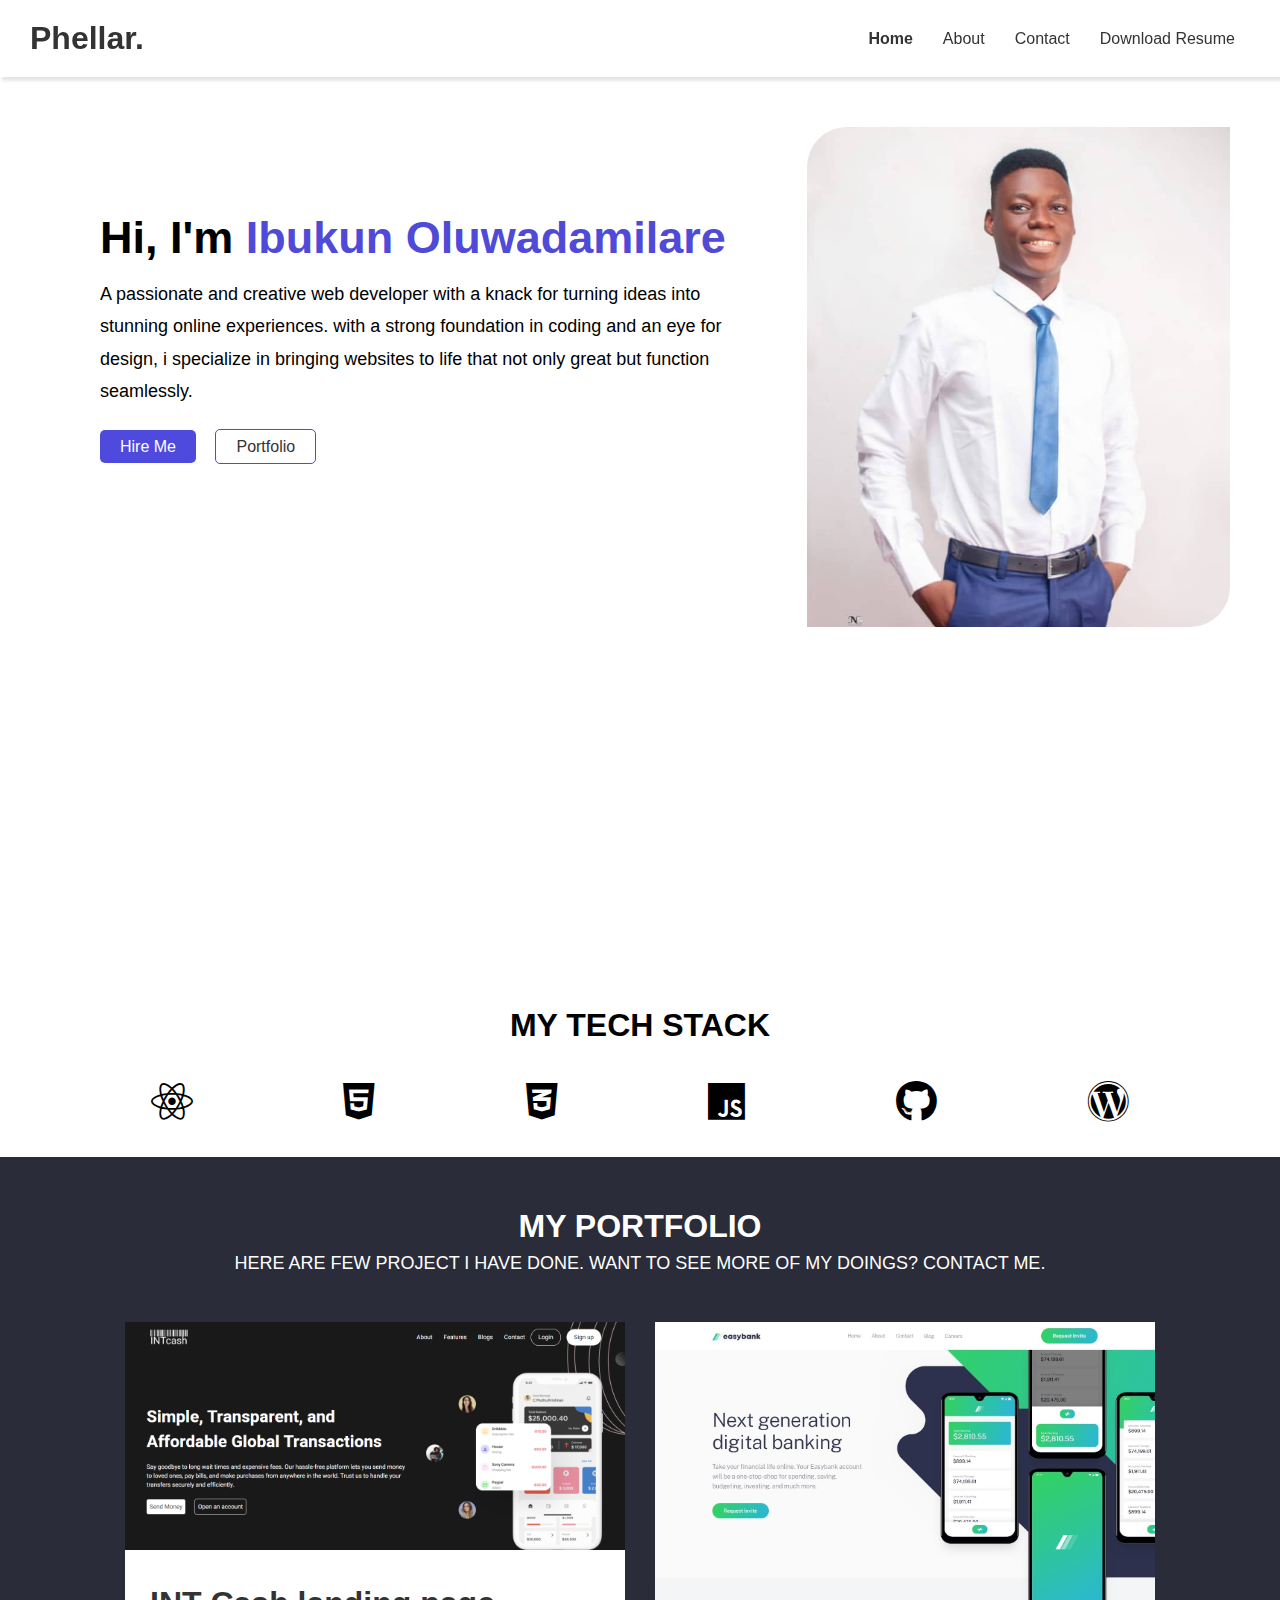
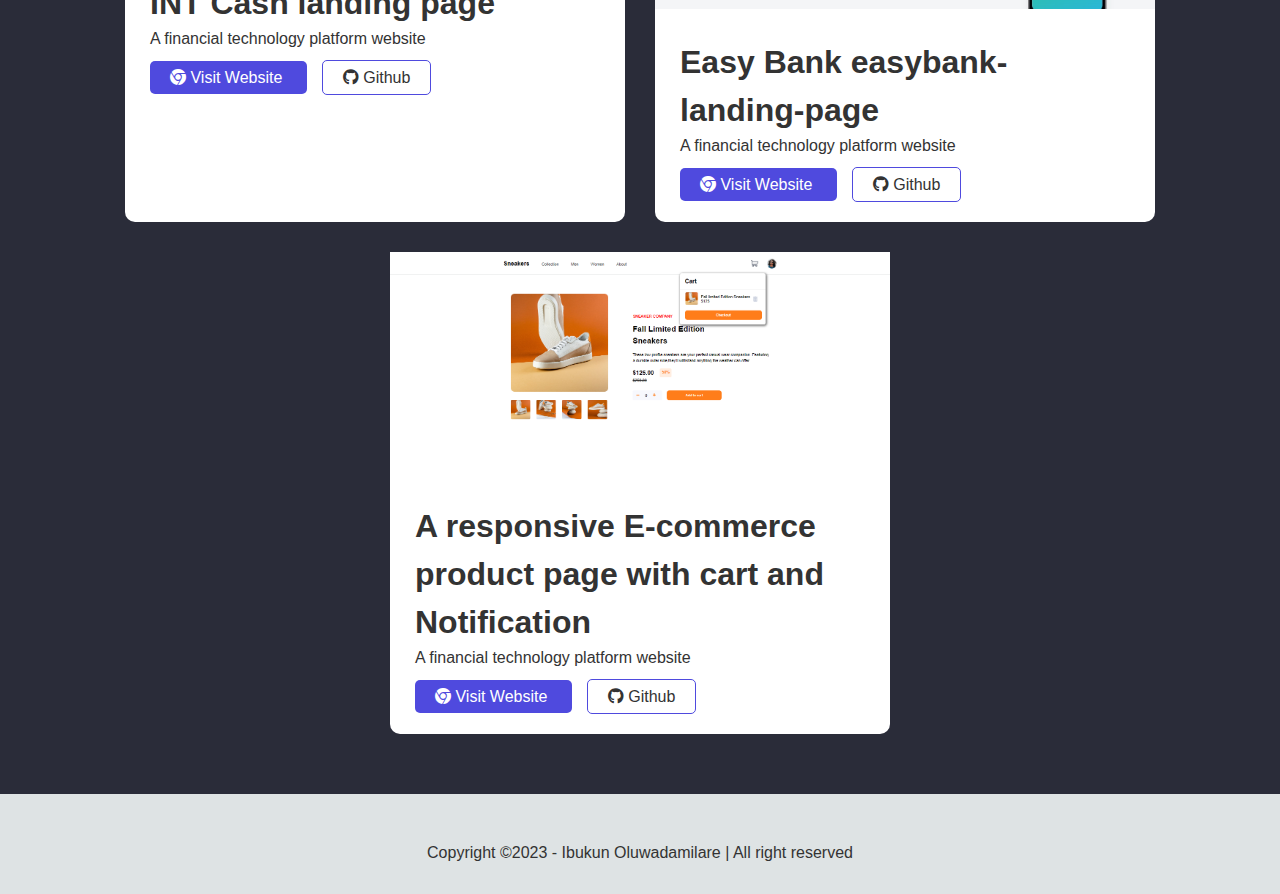
<file: index.html>
<!DOCTYPE html>
<html lang="en">
<head>
    <meta charset="UTF-8">
    <title>Oluwadamilare | Frontend Developer</title>
    <meta name="viewport" content="width=device-width, initial-scale=1">
    <link href="https://fonts.cdnfonts.com/css/raleway-5" rel="stylesheet">
    <link rel="stylesheet" href="https://cdnjs.cloudflare.com/ajax/libs/font-awesome/6.5.1/css/all.min.css">
    <link rel="stylesheet" href="./CSS/style.css" type="text/css" media="all" />
</head>
<body>
        <header id="header">
            <nav class="navbar">
                <h1 class="logo">Phellar.</h1>
                <input type="checkbox" id="check">
                <label for="check" class="checkbtn">
                    <i class="fa fa-bars"></i>
                </label>
                <ul>
                    <li><a href="#" class="active">Home</a></li>
                    <li><a href="./HTML/about.html">About</a></li>
                    <li><a href="https://mail.google.com/mail/u/0/#inbox?compose=new" target="blank">Contact</a></li>
                    <li><a href="#" class="dwn-btn">Download Resume</a>
                </ul>
                <!-- <div class="toggleBtn">
                   <i class="fa fa-bars" aria-hidden="true"></i>
                </div> -->
            </nav>
        </header>
        
        <!--HERO SECTION-->
    <section id="section-1">
        <div class="info-box">
            <h1>Hi, I'm <span class="highlight">Ibukun Oluwadamilare</span></h1>
            <p>A passionate and creative web developer with a knack for turning ideas into stunning online experiences.
            with a strong foundation in coding and an eye for design, i specialize in bringing websites to life that not only great but function seamlessly.</p>
            <a class="cta-btn-1" href="#">Hire Me</a>
            <a class="cta-btn-2" href="#section-2">Portfolio</a>
        </div>
        <div class="img"></div>
    </section>

        <section class="tech-stack">
            <h1>MY TECH STACK</h2>
                <div class="stack">
                    <div class="">
                        <i class="fa-brands fa-react"></i>
                    </div>
                    <div class="">
                        <i class="fa-brands fa-html5"></i>
                    </div>
                    <div class="">
                        <i class="fa-brands fa-css3-alt"></i>
                    </div>
                    <div class="">
                        <i class="fa-brands fa-js"></i>
                    </div>
                    <div class="">
                        <i class="fa-brands fa-github"></i>
                    </div>
                    <div class="">
                        <i class="fa-brands fa-wordpress"></i>
                    </div>
                </div>
        </section>




    
    <!--MY PORTFOLIO -->
    
    <section id="section-2">
        <div class="section-info">
            <h1>MY PORTFOLIO</h1>
        <P>Here are few project i have done. want to see more of my doings? Contact me.</P>
        </div>

        <div class="card-group">
            <div class="card">
                <img src="./IMG/Screenshot (19).png"  width="100%">
                    <div class="card-info">
                        <h1>INT Cash landing page </h1>
                        <P>A financial technology platform website</P>
                        <a href="https://int-cash.vercel.app/" class="cta-btn-1" target="_blank">
                            <i class="fa-brands fa-chrome"></i> Visit Website
                        </a>

                        <a href="https://github.com/phellar/int-cash" class="cta-btn-2" target="_blank">
                            <i class="fa-brands fa-github"></i>
                            Github</a>
                    </div>

            </div>  
            <div class="card">
                <img src="./IMG/desktop-design.jpg"  width="100%">
                    <div class="card-info">
                        <h1>Easy Bank easybank-landing-page</h1>
                        <P>A financial technology platform website</P>
                        <a href="https://easybank-landing-page-dusky-ten.vercel.app/" class="cta-btn-1" target="_blank">
                            <i class="fa-brands fa-chrome"></i> Visit Website
                        </a>

                        <a href="https://github.com/phellar/easybank-landing-page" class="cta-btn-2" target="_blank">
                            <i class="fa-brands fa-github"></i>
                            Github</a>
                    </div>
            </div> 

            <div class="card">
                <img src="./IMG/Screenshot (18).png"  width="100%">
                    <div class="card-info">
                        <h1>A responsive E-commerce product page with cart and Notification </h1>
                        <P>A financial technology platform website</P>
                        <a href="https://ecommerce-product-main-eight.vercel.app/" class="cta-btn-1" target="_blank">
                            <i class="fa-brands fa-chrome"></i> Visit Website
                        </a>

                        <a href="https://github.com/phellar/easybank-landing-page" class="cta-btn-2" target="_blank">
                            <i class="fa-brands fa-github"></i>
                            Github</a>
                    </div>
            </div>  
            
            </div>  
        </div>
    </section>
    
    <footer id="footer">
        <p>Copyright ©2023 - Ibukun Oluwadamilare | All right reserved</p>
    </footer>
</body>
</html>
</file>
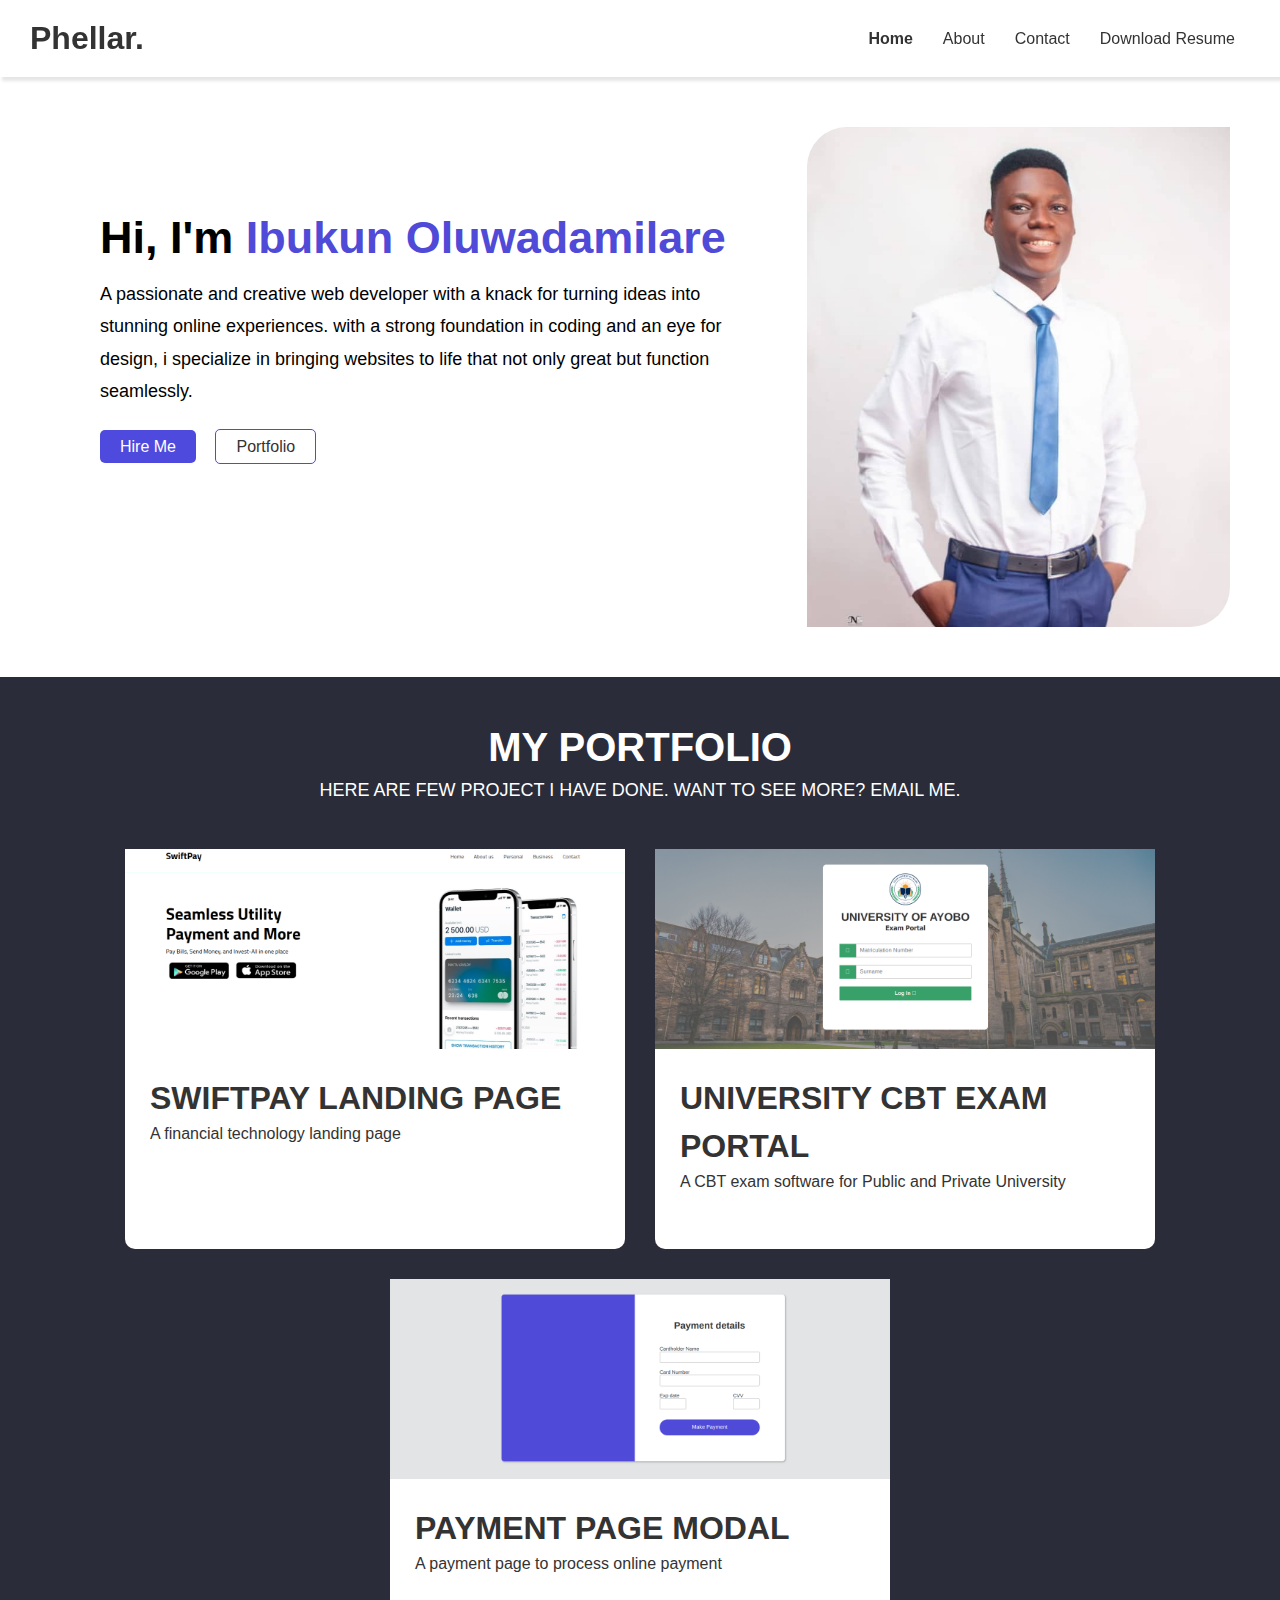
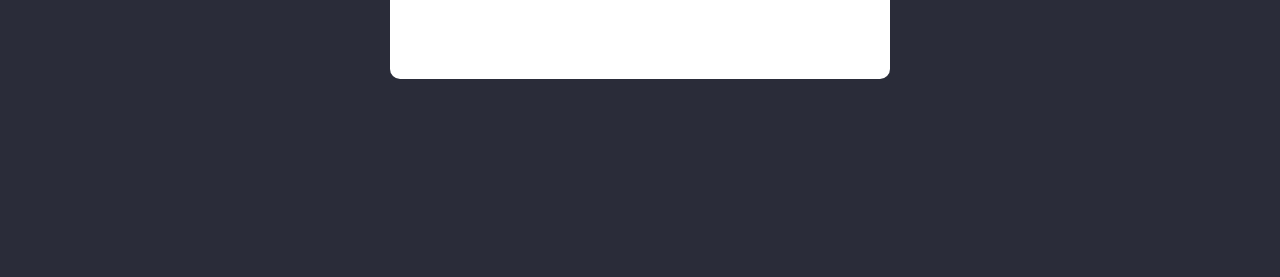
<file: MY PORTFOLIO/index.html>
<!DOCTYPE html>
<html lang="en">
<head>
    <meta charset="UTF-8">
    <title>Oluwadamilare | Frontend Developer</title>
    <meta name="viewport" content="width=device-width, initial-scale=1">
    <link href="https://fonts.cdnfonts.com/css/raleway-5" rel="stylesheet">
    <link rel="stylesheet" href="https://cdnjs.cloudflare.com/ajax/libs/font-awesome/4.7.0/css/font-awesome.min.css">
    <link rel="stylesheet" href="./CSS/style.css" type="text/css" media="all" />
</head>
<body>
        <header id="header">
            <nav class="navbar">
                <h1 class="logo">Phellar.</h1>
                <input type="checkbox" id="check">
                <label for="check" class="checkbtn">
                    <i class="fa fa-bars"></i>
                </label>
                <ul>
                    <li><a href="#" class="active">Home</a></li>
                    <li><a href="./HTML/about.html">About</a></li>
                    <li><a href="https://mail.google.com/mail/u/0/#inbox?compose=new" target="blank">Contact</a></li>
                    <li><a href="#" class="dwn-btn">Download Resume</a>
                </ul>
                <!-- <div class="toggleBtn">
                   <i class="fa fa-bars" aria-hidden="true"></i>
                </div> -->
            </nav>
        </header>
        
        <!--HERO SECTION-->
    <section id="section-1">
        <div class="info-box">
            <h1>Hi, I'm <span class="highlight">Ibukun Oluwadamilare</span></h1>
            <p>A passionate and creative web developer with a knack for turning ideas into stunning online experiences.
            with a strong foundation in coding and an eye for design, i specialize in bringing websites to life that not only great but function seamlessly.</p>
            <a class="cta-btn-1" href="#">Hire Me</a>
            <a class="cta-btn-2" href="#section-2">Portfolio</a>
        </div>
        <div class="img"></div>
    </section>
    
    <!--MY PORTFOLIO -->
    
    <section id="section-2">
        <div class="section-info">
            <h1>MY PORTFOLIO</h1>
        <P>Here are few project i have done. want to see more? email me.</P>
        </div>
        <div class="card-group">
            
            <div class="card">
                <div class="card-img-1">
                     <!--<img src="./IMG/swiftpay.png" height="250px" width="500px">-->
                </div>
                <div class="card-info">
                 <h1><a href="#" id="project-link">SWIFTPAY LANDING PAGE</a></h1>
                 <P>A financial technology landing page</P>
                </div>
            </div>  
            
             <div class="card">
                <div class="card-img-2"></div>
                <div class="card-info">
                 <h1><a href="#" id="project-link">UNIVERSITY CBT EXAM PORTAL</a></h1>
                 <P>A CBT exam software for Public and Private University</P>
                </div>
            </div>  
            
             <div class="card">
                <div class="card-img-3"></div>
                <div class="card-info">
                 <h1><a href="#" id="project-link">PAYMENT PAGE MODAL</a></h1>
                 <P>A payment page to process online payment</P>
                </div>
            </div>  
            </div>  
        </div>
    </section>
    
    
    <script>
    </script>
</body>
</html>
</file>
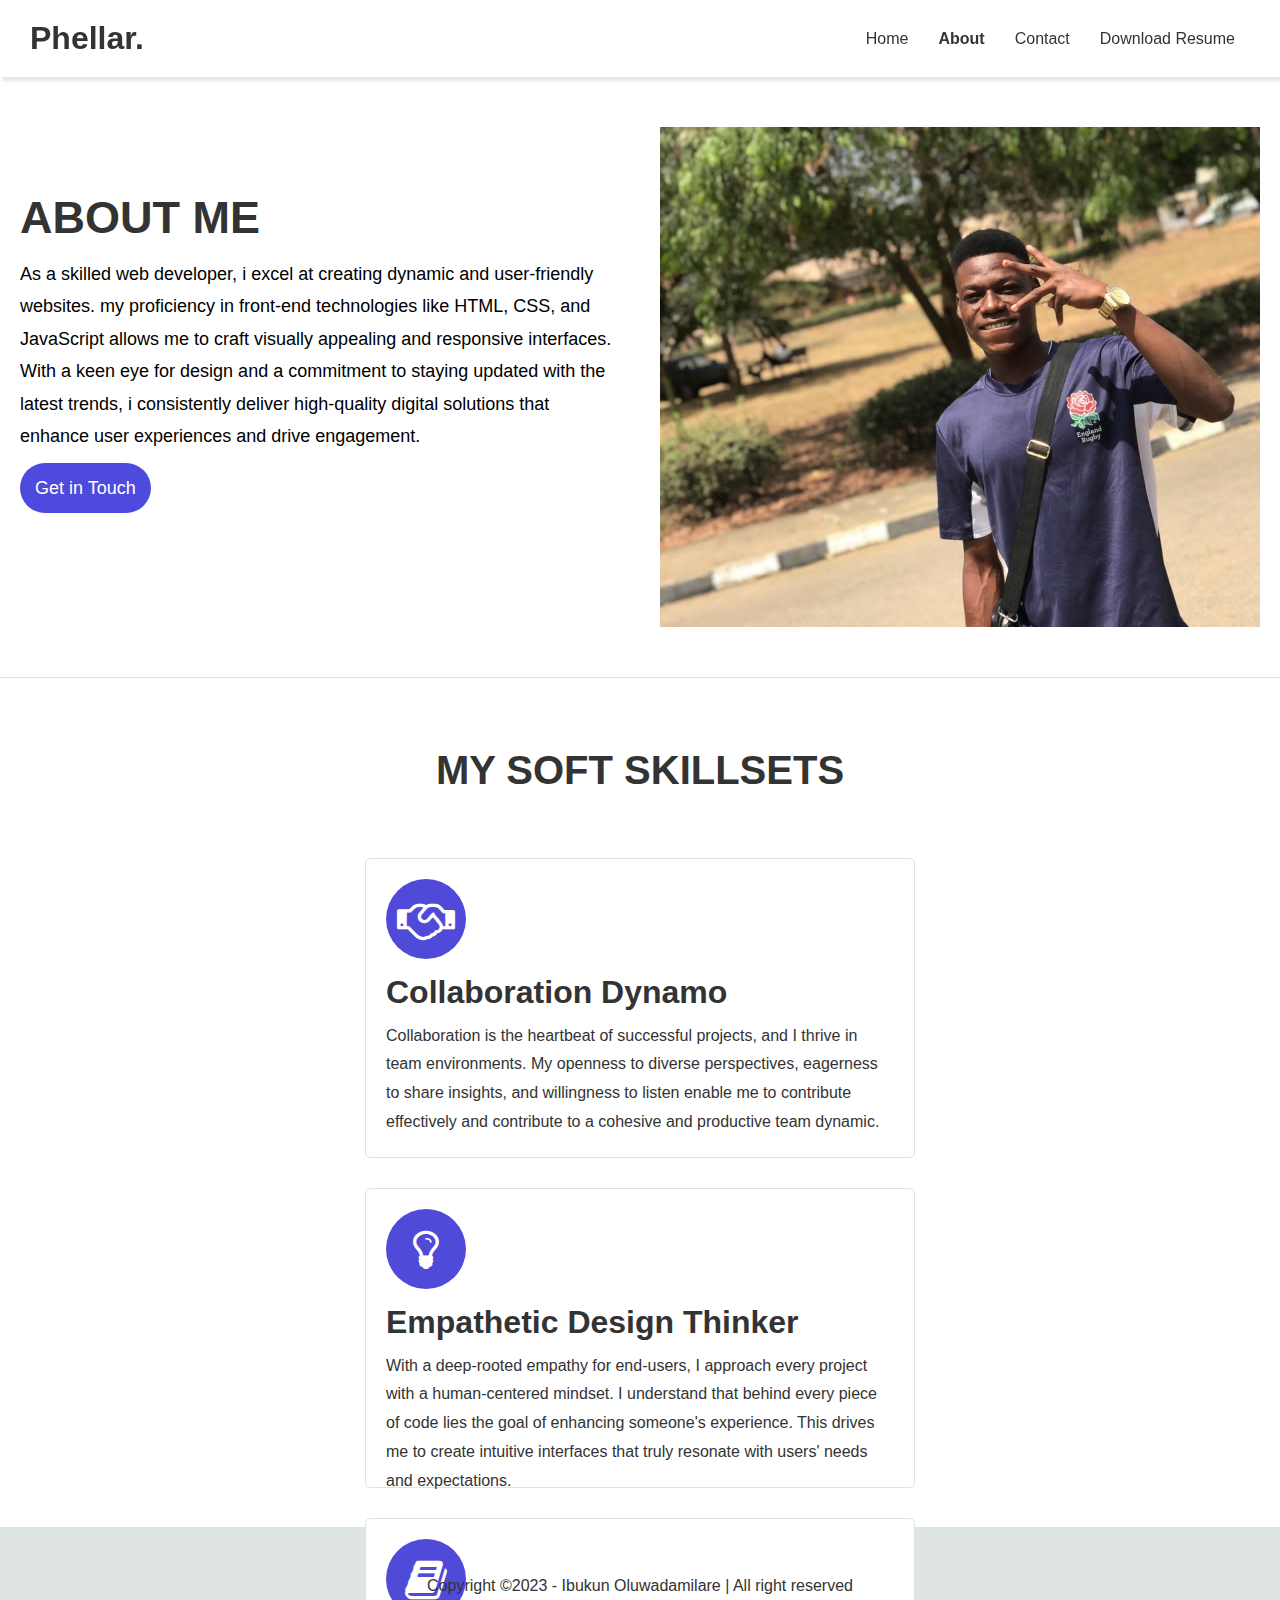
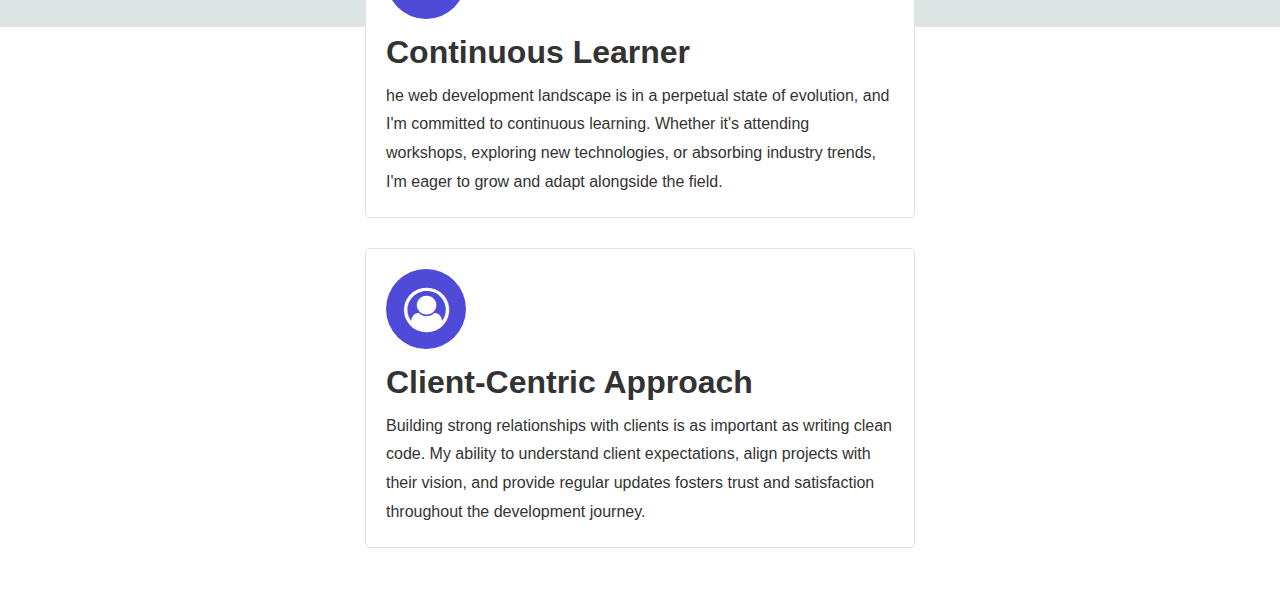
<file: HTML/about.html>
<!DOCTYPE html>
<html lang="en">
<head>
    <meta charset="UTF-8">
    <title>About | Oluwadamilare</title>
    <meta name="viewport" content="width=device-width, initial-scale=1.0">
    <link href="https://fonts.cdnfonts.com/css/raleway-5" rel="stylesheet">
    <link rel="stylesheet" href="https://cdnjs.cloudflare.com/ajax/libs/font-awesome/4.7.0/css/font-awesome.min.css">
    <link rel="stylesheet" href="../CSS/about.css" type="text/css" media="all" />
</head>
<body>
    <header id="header">
            <nav class="navbar">
                <h1 class="logo">Phellar.</h1>
                <input type="checkbox" id="check">
                <label for="check" class="checkbtn">
                    <i class="fa fa-bars"></i>
                </label>
                <ul>
                    <li><a href="../index.html">Home</a></li>
                    <li><a href="about.html" class="active">About</a></li>
                    <li><a href="https://mail.google.com/mail/u/0/#inbox?compose=new" target="blank">Contact</a></li>
                    <li><a href="#" class="dwn-btn">Download Resume</a>
                </ul>
            </nav>
        </header>
        
    <!--SECTION-->
    <section class="section">
            <div class="info-box">
                <h1>ABOUT ME</h1>
                 <p>As a skilled web developer, i excel at creating dynamic and user-friendly websites. my proficiency in front-end technologies like HTML, CSS, and JavaScript allows me to craft visually appealing and responsive interfaces. With a keen eye for design and a commitment to staying updated with the latest trends, i consistently deliver high-quality digital solutions that enhance user experiences and drive engagement.</p>
                <a href="https://mail.google.com/mail/u/0/#inbox?compose=new" id="get-in-btn" target="blank">Get in Touch</a>
            </div>
            <div class="img"></div>
    </section>
    
    
    <!--MY SKILLSETS SECTION-->
    
    <section class="section-2">
        <h1 class="heading">MY SOFT SKILLSETS</h1>
        <div class="card-group">
            <div class="card">
                <div class="icon">
                    <i class="fa fa-handshake-o" ></i>
                </div>
                <div class="card-info">
                    <h1>Collaboration Dynamo</h1>
                    <P>Collaboration is the heartbeat of successful projects, and I thrive in team environments. My openness to diverse perspectives, eagerness to share insights, and willingness to listen enable me to contribute effectively and contribute to a cohesive and productive team dynamic.</P>
                </div>
            </div>
            
            <div class="card">
                <div class="icon">
                   <i class="fa fa-lightbulb-o" aria-hidden="true"></i>
                </div>
                <div class="card-info">
                    <h1>Empathetic Design Thinker</h1>
                    <p>With a deep-rooted empathy for end-users, I approach every project with a human-centered mindset. I understand that behind every piece of code lies the goal of enhancing someone's experience. This drives me to create intuitive interfaces that truly resonate with users' needs and expectations.</p>
                </div>
            </div>
            
            <div class="card">
                <div class="icon">
                    <i class="fa fa-book" aria-hidden="true"></i>
                </div>
                <div class="card-info">
                    <h1>Continuous Learner</h1>
                    <p>he web development landscape is in a perpetual state of evolution, and I'm committed to continuous learning. Whether it's attending workshops, exploring new technologies, or absorbing industry trends, I'm eager to grow and adapt alongside the field.</p>
                </div>
            </div>
            
            <div class="card">
                <div class="icon">
                    <i class="fa fa-user-circle-o" aria-hidden="true"></i>
                </div>
                <div class="card-info">
                    <h1>Client-Centric Approach</h1>
                    <P>Building strong relationships with clients is as important as writing clean code. My ability to understand client expectations, align projects with their vision, and provide regular updates fosters trust and satisfaction throughout the development journey.</P>
                </div>
            </div>
        </div>
    </section>
    
    
    <!--<div class="footer-info">-->
    <!--         <div class="footer-info-box">-->
    <!--            <h1>Let's collaborate to transform concepts into<br>captivating digital realities,where technical<br>prowessmeets the art of human connection.</h1>-->
    <!--        </div>-->
            
    <!--    </div>-->
    
    <footer id="footer">
        <p>Copyright ©2023 - Ibukun Oluwadamilare | All right reserved</p>
    </footer>
</body>
</html>
</file>
<file: CSS/style.css>
*{
    margin: 0;
    padding: 0;
    box-sizing: border-box;
}


body{
 font-family: 'Raleway', sans-serif;
 width: 100vw;
 overflow-x: hidden;

}
 
h1,h2{
    font-size: 32px;
}
 
a{
    
    text-decoration: none;
    color: #333;
}

#header{
    z-index: 1;
    top: 0;
    position: sticky;
}


.navbar{
    background: white;
    color: #333;
    display: flex;
    justify-content: space-between;
    padding: 20px 30px;
    align-items: center;
    box-shadow: 3px 3px 3px 1px rgba(0,0,0,0.1);
}

.navbar ul{
    display: flex;
    list-style: none;
}

.navbar ul li a{
    padding: 15px;
    text-decoration: none;
    color: #333;
}


.active{
     font-weight: bold;
     
}



#section-1{
    height: 100vh;
    width: 100vw;
    padding: 50px;
    display: flex;
    justify-content: space-around;
    background: white;
}

.info-box{
    height: 500px;
    width: 800px;
    padding: 70px 50px;
    line-height: 1.8;
}

.info-box h1{
    font-size: 45px;
    padding-bottom: 10;
}


.info-box p{
    padding-bottom: 25px;
    font-size: 18px;
}

.cta-btn-1{
    background: #4f4adE;
    color: white;
    padding: 8px 20px;
    text-decoration: none;
    margin-right: 15px;
    border-radius: 5px;
    text-align: center;
    
}

.cta-btn-1:hover{
    transition: 1s;
    opacity: 0.7;
}


.cta-btn-2{
    background: transparent;
    border: 1px solid  #4f4ade;
    color: #333;
    padding: 8px 20px;
    text-decoration: none;
    border-radius: 5px;
    
}


.img{
    background: url('../IMG/corp.JPG') no-repeat center center/cover;
    height: 500px;
    width: 450px;
    border-radius: 40px 0px 40px 0px;
}

.highlight{
    color:  #4f4ad7;
}

.tech-stack {
    height: 180px;
    /* position: relative; */
    width: 100vw;
    background-color: white;
    padding-top: 30px;
    text-align: center;
  }

  .stack{
    padding-top: 35px;
    display: flex;
    justify-content: space-evenly;
    align-items: center;
    font-size: 42px;
  }
  














/*MY PORTFOLIO SECTION STYLING*/
#section-2{
    /* height: 1100px; */
    width: 100vw;
    background: #2a2c39;
    color: white;
    padding: 30px;
}

.section-info{
    padding: 15px;
    display: flex;
    flex-direction: column;
    align-items: center;
    justify-content: center;
    line-height: 1.5;
}

.section-info h1{
    /* font-size: 40px; */
    font-weight: bold;
}

.section-info p{
    font-size: 18px;
    text-transform: uppercase;
}



.card-group{
    display: flex;
    justify-content: center;
    padding: 15px;
    flex-wrap: wrap;
}

.card{
    /* height: 500px; */
    width: 500px;
    background: white;
    border-radius: 10px;
    margin: 15px;
    color: #333;
}



.card-header{
    /*background: url('../IMG/uni.png') no-repeat center center/cover;*/
    height: 250px;
    width: 100%;
    border-radius: 10px 10px 0px 0px;
}

.card-info{
    padding: 25px ;
    line-height: 1.5;
}

.card-info p{
    padding-bottom: 15px ;
    
}


.checkbtn{
    font-size: 30px;
    margin-right: 10px;
    cursor: pointer;
    display: none;
}

#check{
    display: none;
}

#project{
    border: 1px solid blue;
    padding: 5px;
}

#footer{
    height: 100px;
    width: 100vw;
    background: #dee3e4;
    color: #333;
    text-align: center;
    padding-top: 50px;
}







/*768px screen media query*/
/*MEDIA QUARY*/

@media screen and (max-width: 768px){

    h1,h2{
        font-size: 28px;
    }
     

   .checkbtn{
       display: block;
       margin-right: 10px;
       font-size: 30px;
       cursor: pointer;
}


 .navbar ul{
        background:#4f4ad7 ;
        height: 100vh;
        width: 100%;
        color: white;
        top: 70px; 
        position: fixed;
        left: -100%;
        text-align: center ;
        display: block;
        transition: 0.6s ease;
    
    }
    
     .navbar ul li a{
         margin: 40px;
         display: block;
         text-align: center;
          font-size: 16px;
          color: white;
      } 
  
   .navbar ul li a:hover{
       background: #fff;
       color: #4f4ade;
       padding: 15px;
       border-radius: 8px;
   }
  
    #check:checked ~ ul{
        left: 0;
    }
    
  

   #section-1{
    height: 900px;
    width: 100vw;
    padding: 10px;
    display: block;
    flex-direction: column;
}
    
    .info-box{
    display: block;
    text-align: center;
    width: 100vw;
    line-height: 1.5;
   
    
}

.info-box h1{
    font-size: 45px;
}

.info-box p{
    font-size: 16px;
    text-align: left;
}

.img{
    background: url('../IMG/corp.JPG') no-repeat center center/cover;
    height: 350px;
    width: 300px;
    border-radius: 40px 0px 40px 0px;
    margin: auto;
}
  
  #section-2{

    width: 100vw;
    background: #2a2c39;
    color: white;
    padding: 15px;
}

.section-info{
    display: block;
    padding: 10px;
    display: flex;
    flex-direction: column;
    align-items: center;
    justify-content: center;
    line-height: 1.5;
}

.section-info h1{
    padding-top: 30px;
    font-weight: bold;
    text-align: center;
}

.section-info p{
    font-size: 16px;
    text-align: center;
    text-transform: uppercase;
}

.card-group{
    display: block;
    justify-content: center;
    padding: 10px;
    align-content: center;
}

.card{
    /* height: 400px; */
    width:  350px;
    background: white;
    border-radius: 10px;
    margin: 15px;
    color: #333;
}













/*MEDIA QUARY*/

@media screen and (max-width: 480px){


 
   .checkbtn{
       display: block;
       margin-right: 10px;
       font-size: 30px;
}


 .navbar ul{
        background:#4f4ad7 ;
        height: 100vh;
        width: 100%;
        color: white;
        top: 70px; 
        position: fixed;
        left: -100%;
        text-align: center ;
        display: block;
        transition: 0.6s ease;
    
    }
    
     .navbar ul li a{
         margin: 40px;
         display: block;
         text-align: center;
          font-size: 16px;
          color: white;
      } 
      
       .navbar ul li a:hover{
       background: #fff;
       color: #102c54;
       padding: 15px;
       border-radius: 8px;
   }
      
  
    #check:checked ~ ul{
        left: 0;
    }
    

   
   #section-1{
    height: 900px;
    width: 100vw;
    padding: 0px;
    display: block;
}
    
    .info-box{
    display: block;
    text-align: center;
    width: 100vw;
    
}

.info-box h1{
    font-size: 38px;
}

.info-box p{
    font-size: 16px;
    text-align: left;
    padding-left: 13px;

}

.img{
    background: url('../IMG/corp.JPG') no-repeat center center/cover;
    height: 350px;
    width: 300px;
    border-radius: 40px 0px 40px 0px;
    margin: auto;
}
  
  #section-2{
    /* height: 1500px; */
    width: 100vw;
    color: white;
    padding: 10px;
}

.section-info{
    display: block;
    padding: 10px;
    /*display: flex;*/
    /*flex-direction: column;*/
    /*align-items: center;*/
    justify-content: center;
    line-height: 1.5;
}

.section-info h1{
    padding-top: 30px;
    /* font-size: 28px; */
    font-weight: bold;
    text-align: center;
}

.section-info p{
    font-size: 14px;
    text-align: center;
    text-transform: uppercase;
}

.card-group{
    display: block;
    justify-content: center;
    padding: 5px;
    align-content: center;
}

.card{
    /*height: 400px;*/
    /*width:  350px;*/
    background: white;
    border-radius: 10px;
    margin-top: 15px;

    color: #333;
}

        
}
/* 
MEDIA QUARY */

 @media screen and (max-width: 375px){
   
    body{
        overflow-x: hidden;
    }

   .checkbtn{
       display: block;
       margin-right: 10px;
}

 .navbar ul{
        background:#4f4ad7 ;
        height: 100vh;
        width: 100%;
        color: white;
        top: 60px; 
        position: fixed;
        left: -100%;
        text-align: center ;
        display: block;
        transition: 0.6s ease;
    
    }
    
     .navbar ul li a{
         margin: 40px;
         display: block;
         text-align: center;
          font-size: 16px;
          color: white;
      } 
  
    #check:checked ~ ul{
        left: 0;
        
    }
    
  
   #section-1{
    height: 900px;
    width: 100vw;
    padding: 15px;
    display: block;
   
    }
    
    .info-box{
    text-align: center;
    width: 350px;
    line-height: 1.8;
    padding: 20px 30px;
   
    }

.info-box h1{
    font-size: 40px;
    text-align: center;
}

.info-box p{
    font-size: 16px;
    
}

.img{
    background: url('../IMG/corp.JPG') no-repeat center center/cover;
    height: 380px;
    width: 350px;
    border-radius: 40px 0px 40px 0px;
    margin: auto;
}
  
  #section-2{
    width: 100vw;
    background: #2a2c39;
    color: white;
    padding: 5px;
  }

.section-info{
    padding: 10px;
    display: flex;
    flex-direction: column;
    align-items: center;
    justify-content: center;
    line-height: 1.5;
}

.section-info h1{
    padding-top: 30px;
    /* font-size: 32px; */
    font-weight: bold;
    text-align: center;
}

.section-info p{
    font-size: 16px;
    text-align: center;
    text-transform: uppercase;
}

.card-group{
    display: block;
    justify-content: center;
    padding: 0px;
    align-items: center;
}

.card{
    width:  340px;
    background: white;
    border-radius: 10px;
    margin: 15px;
    color: #333;
}

 }
</file>
<file: MY PORTFOLIO/CSS/style.css>
*{
    margin: 0;
    padding: 0;
    box-sizing: border-box;
}


body{
 font-family: 'Raleway', sans-serif;
 height: 100vh;
 width: 100vw;
 overflow-x: hidden;

}
 
 
a{
    
    text-decoration: none;
    color: #333;
}

#header{
    z-index: 1;
    top: 0;
    position: sticky;
}


.navbar{
    background: white;
    color: #333;
    display: flex;
    justify-content: space-between;
    padding: 20px 30px;
    align-items: center;
    box-shadow: 3px 3px 3px 1px rgba(0,0,0,0.1);
}

.navbar ul{
    display: flex;
    list-style: none;
}

.navbar ul li a{
    padding: 15px;
    text-decoration: none;
    color: #333;
}


.active{
     font-weight: bold;
     
}



#section-1{
    height: 100vh
    width: 100vw;
    padding: 50px;
    display: flex;
    justify-content: space-around;
    background: white;
}

.info-box{
    height: 500px;
    width: 800px;
    padding: 70px 50px;
    line-height: 1.8;
}

.info-box h1{
    font-size: 45px;
    padding-bottom: 10;
}


.info-box p{
    padding-bottom: 25px;
    font-size: 18px;
}

.cta-btn-1{
    background: #4f4adE;
    color: white;
    padding: 8px 20px;
    text-decoration: none;
    margin-right: 15px;
    border-radius: 5px;
    text-align: center;
    
}

.cta-btn-1:hover{
    transition: 1s;
    opacity: 0.7;
}


.cta-btn-2{
    background: transparent;
    border: 1px solid  #4f4ade;
    color: #333;
    padding: 8px 20px;
    text-decoration: none;
    border-radius: 5px;
    
}


.img{
    background: url('../IMG/corp.JPG') no-repeat center center/cover;
    height: 500px;
    width: 450px;
    border-radius: 40px 0px 40px 0px;
}

.highlight{
    color:  #4f4ad7;
}


/*MY PORTFOLIO SECTION STYLING*/
#section-2{
    height: 1200px;
    width: 100vw;
    background: #2a2c39;
    color: white;
    padding: 25px;
}

.section-info{
    padding: 15px;
    display: flex;
    flex-direction: column;
    align-items: center;
    justify-content: center;
    line-height: 1.5;
}

.section-info h1{
    font-size: 40px;
    font-weight: bold;
}

.section-info p{
    font-size: 18px;
    text-transform: uppercase;
}



.card-group{
    display: flex;
    justify-content: center;
    padding: 15px;
    flex-wrap: wrap;
}

.card{
    height: 400px;
    width: 500px;
    background: white;
    border-radius: 10px;
    margin: 15px;
    color: #333;
}

.card-img-1{
    height: 200px;
    width: 100%;
    background:  url('../IMG/swiftpay.png')  no-repeat center center/cover;
    
}

.card-img-2{
    height: 200px;
    width: 100%;
    background:  url('../IMG/uni.png')  no-repeat center center/cover;
    
}

.card-img-3{
    height: 200px;
    width: 100%;
    background:  url('../IMG/pay.png')  no-repeat center center/cover;
    
}

.card-header{
    /*background: url('../IMG/uni.png') no-repeat center center/cover;*/
    height: 250px;
    width: 100%;
    border-radius: 10px 10px 0px 0px;
}

.card-info{
    padding: 25px ;
    line-height: 1.5;
}

.checkbtn{
    font-size: 30px;
    margin-right: 10px;
    cursor: pointer;
    display: none;
}

#check{
    display: none;
}



/*500px screen media query*/
/*MEDIA QUARY*/

@media screen and (max-width: 768px){


   .checkbtn{
       display: block;
       margin-right: 10px;
       font-size: 30px;
       cursor: pointer;
}


 .navbar ul{
        background:#4f4ad7 ;
        height: 100vh;
        width: 100%;
        color: white;
        top: 70px; 
        position: fixed;
        left: -100%;
        text-align: center ;
        display: block;
        transition: 0.6s ease;
    
    }
    
     .navbar ul li a{
         margin: 40px;
         display: block;
         text-align: center;
          font-size: 16px;
          color: white;
      } 
  
   .navbar ul li a:hover{
       background: #fff;
       color: #4f4ade;
       padding: 15px;
       border-radius: 8px;
   }
  
    #check:checked ~ ul{
        left: 0;
    }
    
  

   #section-1{
    height: 500px
    width: 100vw;
    padding: 10px;
    display: block;
    flex-direction: column;
}
    
    .info-box{
    display: block;
    text-align: center;
    width: 100vw;
    
}

.info-box h1{
    font-size: 45px;
}

.info-box p{
    font-size: 16px;
    text-align: left;
}

.img{
    background: url('../IMG/corp.JPG') no-repeat center center/cover;
    height: 350px;
    width: 300px;
    border-radius: 40px 0px 40px 0px;
    margin: auto;
}
  
  #section-2{
    height: 1600px;
    width: 100vw;
    background: #00012a;
    color: white;
    padding: 10px;
}

.section-info{
    display: block;
    padding: 15px;
    display: flex;
    flex-direction: column;
    align-items: center;
    justify-content: center;
    line-height: 1.5;
}

.section-info h1{
    padding-top: 30px;
    font-size: 45px;
    font-weight: bold;
    text-align: center;
}

.section-info p{
    font-size: 16px;
    text-align: center;
    text-transform: uppercase;
}

.card-group{
    display: block;
    justify-content: center;
    padding: 50px;
    align-content: center;
}

.card{
    height: 400px;
    width:  350px;
    background: white;
    border-radius: 10px;
    margin: 15px;
    color: #333;
}










/*MEDIA QUARY*/

@media screen and (max-width: 480px){

 body{
     background: #00012a;
 }
 
   .checkbtn{
       display: block;
       margin-right: 10px;
       font-size: 30px;
}


 .navbar ul{
        background:#4f4ad7 ;
        height: 100vh;
        width: 100%;
        color: white;
        top: 70px; 
        position: fixed;
        left: -100%;
        text-align: center ;
        display: block;
        transition: 0.6s ease;
    
    }
    
     .navbar ul li a{
         margin: 40px;
         display: block;
         text-align: center;
          font-size: 16px;
          color: white;
      } 
      
       .navbar ul li a:hover{
       background: #fff;
       color: #102c54;
       padding: 15px;
       border-radius: 8px;
   }
      
  
    #check:checked ~ ul{
        left: 0;
    }
    
  
    
      /*.navbar ul li a{*/
      /*    font-size: 16px;*/
      /*} */
  
   /* .navbar ul{*/
   /*     background: red;*/
   /*     height: 100vh;*/
   /*     width: 100%;*/
   /*     color: white;*/
   /*     top: 75px; */
   /*     position: fixed;*/
   /*     left: -100%;*/
   /*     text-align: center ;*/
        
   /* }*/
    
   /* .navbar ul li a{*/
   /*     display: block ;*/
   /*     margin: 60px 0px;*/
   /*     line-height: 20px;*/
   /* }*/
    
   /*.toggleBtn{*/
   /*    display: block;*/
   /*    font-size: 30px;*/
   /*    margin-right: 5px;*/
   /*    cursor: pointer;*/
   /*} */
   
   #section-1{
    height: 500px
    width: 100vw;
    padding: 10px;
    display: block;
}
    
    .info-box{
    display: block;
    text-align: center;
    width: 100vw;
    
}

.info-box h1{
    font-size: 38px;
}

.info-box p{
    font-size: 16px;
}

.img{
    background: url('../IMG/corp.JPG') no-repeat center center/cover;
    height: 350px;
    width: 300px;
    border-radius: 40px 0px 40px 0px;
    margin: auto;
}
  
  #section-2{
    height: 1200px;
    width: 100vw;
    background: #00012a;
    color: white;
    padding: 10px;
}

.section-info{
    display: block;
    padding: 15px;
    /*display: flex;*/
    /*flex-direction: column;*/
    /*align-items: center;*/
    justify-content: center;
    line-height: 1.5;
}

.section-info h1{
    padding-top: 30px;
    font-size: 35px;
    font-weight: bold;
    text-align: center;
}

.section-info p{
    font-size: 16px;
    text-align: center;
    text-transform: uppercase;
}

.card-group{
    display: block;
    justify-content: center;
    padding: 5px;
    align-content: center;
}

.card{
    /*height: 400px;*/
    /*width:  350px;*/
    background: white;
    border-radius: 10px;
    margin: 15px;
    color: #333;
}

    
    
}

MEDIA QUARY

 @media (max-width: 375px){
   
   .checkbtn{
       display: block;
       margin-right: 10px;
}

 .navbar ul{
        background:#4f4ad7 ;
        height: 100vh;
        width: 100%;
        color: white;
        top: 60px; 
        position: fixed;
        left: -100%;
        text-align: center ;
        display: block;
        transition: 0.6s ease;
    
    }
    
     .navbar ul li a{
         margin: 40px;
         display: block;
         text-align: center;
          font-size: 16px;
          color: white;
      } 
  
    #check:checked ~ ul{
        left: 0;
    }
    
  
    
      /*.navbar ul li a{*/
      /*    font-size: 16px;*/
      /*} */
  
   /* .navbar ul{*/
   /*     background: red;*/
   /*     height: 100vh;*/
   /*     width: 100%;*/
   /*     color: white;*/
   /*     top: 75px; */
   /*     position: fixed;*/
   /*     left: -100%;*/
   /*     text-align: center ;*/
        
   /* }*/
    
   /* .navbar ul li a{*/
   /*     display: block ;*/
   /*     margin: 60px 0px;*/
   /*     line-height: 20px;*/
   /* }*/
    
   /*.toggleBtn{*/
   /*    display: block;*/
   /*    font-size: 30px;*/
   /*    margin-right: 5px;*/
   /*    cursor: pointer;*/
   /*} */
/*    
   #section-1{
    height: 500px
    width: 100vw;
    padding: 15px;
    display: block;
}
    
    .info-box{
    text-align: center;
    width: 450px;
    line-height: 1.8;
}

.info-box h1{
    font-size: 45px;
    text-align: center;
}

.info-box p{
    font-size: 16px;
}

.img{
    background: url('../IMG/corp.JPG') no-repeat center center/cover;
    height: 350px;
    width: 350px;
    border-radius: 40px 0px 40px 0px;
    margin: auto;
}
  
  #section-2{
    height: 900px;
    width: 100vw;
    background: #00012a;
    color: white;
    padding: 10px;
}

.section-info{
    padding: 15px;
    display: flex;
    flex-direction: column;
    align-items: center;
    justify-content: center;
    line-height: 1.5;
}

.section-info h1{
    padding-top: 30px;
    font-size: 35px;
    font-weight: bold;
    text-align: center;
}

.section-info p{
    font-size: 16px;
    text-align: center;
    text-transform: uppercase;
}

.card-group{
    display: block;
    justify-content: center;
    padding: 5px;
    align-content: center;
}

.card{
    height: 400px;
    width:  350px;
    background: white;
    border-radius: 10px;
    margin: 15px;
    color: #333;
}

    
    
} */
</file>
<file: CSS/about.css>
*{
    margin: 0;
    padding: 0;
    box-sizing: border-box;
}


body{
 font-family: 'Raleway', sans-serif;
 overflow-x: hidden;
}
 
 
#get-in-btn{
    padding: 15px;
    text-decoration: none;
    color: white;
    background:  #4f4ade;
    border-radius: 50px;
}

#header{
    z-index: 1;
    top: 0;
    position: sticky;
}


.navbar{
    background: white;
    color: #333;
    display: flex;
    justify-content: space-between;
    padding: 20px 30px;
    align-items: center;
    box-shadow: 3px 3px 3px 1px rgba(0,0,0,0.1);
}

.navbar ul{
    display: flex;
    list-style: none;
}

.navbar ul li a{
    padding: 15px;
    text-decoration: none;
    color: #333;
}

.active{
     font-weight: bold;
     
}


#check{
    display: none;
}

.checkbtn{
    display: none;
}

.section{
    height: 600px;
    width: 100vw;
    display: flex;
    justify-content: space-around;
    padding-top: 50px;
}


.img{
    height: 500px;
    width: 600px;
    background: url('../IMG/year.JPG') no-repeat center center/cover;
}

.info-box h1{
    font-size: 45px;
    color: #333;
}

.info-box{
    padding-top: 50px;
    height: 300px;
    width: 600px;
    line-height: 1.8;
    font-size: 18px;
}

.info-box p{
    padding-bottom: 20px;
}




.section-2{
    height: 850px;
    width: 100vw;
    padding: 50px;
    background: transparent;
    color: #333;
    border-top: 1px solid #dee3e4 ;
}

/*.section-2 h1{*/
/*    text-align: center;*/
/*    font-size: 32px;*/
/*}*/

.heading{
    text-align: center;
    font-size: 40px;
     padding-top: 20px;
}


.card-group{
    display: flex;
    flex-wrap:wrap;
    align-items: center;
    justify-content: space-evenly;
    padding: 50px;
}

.card{
    height: 300px;
    width: 550px;
    background: white;
    border: 1px solid #dee3e4;
    border-radius: 5px;
    color: #333;
    padding: 20px;
    margin: 15px;
    line-height: 1.8;
    /*box-shadow: 3px 3px 3px 1px rgba(0,0,0,0.1)*/
}

.card:hover{
    background: #102c54;
    color: white;
    border: none;
    transition: 500ms linear;
    /*transform: transition 1s ease-in-out;*/
}

.card .icon{
    height: 80px;
    width: 80px;
    background-color: #4f4ad7;
    color: #fff;
    border-radius: 50px;
    margin-bottom: 5px;
    font-size: 45px;
    display: flex;
    justify-content: center;
    align-items: center;
}


#footer{
    height: 100px;
    width: 100vw;
    background: #dee3e4;
    color: #333;
    text-align: center;
    padding-top: 50px;
}


/*--------------------------------------------------*/
/*-------------------------------------------------*/
/*------------------------------------------------*/

/*MEDIA QUERY*/
@media screen and (max-width: 768px){
    
.checkbtn{
    display: block;
    font-size: 30px;
    cursor: pointer;
}

.navbar ul{
        background:#4f4ad7 ;
        height: 100vh;
        width: 100%;
        color: white;
        top: 70px; 
        position: fixed;
        left: -100%;
        text-align: center ;
        display: block;
        transition: 0.6s ease;;
}

.navbar ul li a{
         margin: 40px;
         display: block;
         text-align: center;
          font-size: 16px;
          color: white;
      } 

#check:checked ~ ul {
    left: 0;
}

.section{
    height: 1000px;
    width: 100vw;
    display: flex;
    flex-direction: column;
    justify-content: center;
    align-content: center;
    align-items: center;
    padding-top: 20px;
}


.img{
    height: 400px;
    width: 400px;
    background: url('../IMG/year.JPG') no-repeat center center/cover;
    margin: auto;
}

.info-box h1{
    font-size: 35px;
    color: #333;
    text-align: center;
}

.info-box{
    padding-top: 20px;
    height: 400px;
    width: 480px;
    line-height: 1.8;
    font-size: 18px;
    padding: 10px;
    text-align: center;
}


.section-2{
    height: 1650px;
    width: 100vw;
    padding: 5px;
    background: transparent;
    color: #333;
    border-top: 1px solid #dee3e4 ;
}

.heading{
    text-align: center;
    font-size: 35px;
     padding-top: 20px;
}


.card-group{
    display: flex;
    flex-direction: column;
    align-items: center;
    justify-content: center;
    padding: 30px;
}

.card{
    height: 350px;
    width: 400px;
    background: white;
    border: 1px solid #dee3e4;
    border-radius: 5px;
    color: #333;
    padding: 15px;
    margin: 10px;
    line-height: 1.8;
    /*box-shadow: 3px 3px 3px 1px rgba(0,0,0,0.1)*/
}

.card:hover{
    background: #102c54;
    color: white;
    border: none;
    transition: 500ms linear;
    /*transform: transition 1s ease-in-out;*/
}

.card .icon{
    height: 70px;
    width: 70px;
    background-color: #4f4ad7;
    color: #fff;
    border-radius: 50px;
    margin-bottom: 5px;
    font-size: 45px;
    display: flex;
    justify-content: center;
    align-items: center;
}


#footer{
    height: 100px;
    width: 100vw;
    background: #dee3e4;
    color: #333;
    text-align: center;
    padding-top: 50px;
}

}

/*---------------------------------------------------*/
/*--------------------------------------------------*/
/*-------------------------------------------------*/
/*------------------------------------------------*/

/*MEDIA QUERY*/
@media screen and (max-width: 450px){
    
.checkbtn{
    display: block;
    font-size: 30px;
    cursor: pointer;
}

.navbar ul{
        background:#4f4ad7 ;
        height: 100vh;
        width: 100%;
        color: white;
        top: 70px; 
        position: fixed;
        left: -100%;
        text-align: center;
        display: block;
        transition: 0.6s ease;;
}

.navbar ul li a{
         margin: 40px;
         display: block;
         text-align: center;
          font-size: 16px;
          color: white;
      } 

#check:checked ~ ul {
    left: 0;
}

.section{
    height: 900px;
    width: 100vw;
    display: flex;
    flex-direction: column;
    justify-content: center;
    align-content: center;
    align-items: center;
    padding-top: 20px;
}


.img{
    height: 300px;
    width: 300px;
    background: url('../IMG/year.JPG') no-repeat center center/cover;
    margin: auto;
}

.info-box h1{
    font-size: 32px;
    color: #333;
    text-align: center;
}

.info-box{
    padding-top: 20px;
    height: 500px;
    width: 350px;
    line-height: 1.8;
    font-size: 18px;
    padding: 5px;
    text-align: center;
}

.section-2{
    height: 1800px;
    width: 100vw;
    padding: 5px;
    background: transparent;
    color: #333;
    border-top: 1px solid #dee3e4 ;
}

.heading{
    text-align: center;
    font-size: 30px;
     padding-top: 20px;
}


.card-group{
    display: flex;
    flex-direction: column;
    align-items: center;
    justify-content: center;
    padding: 20px;
}

.card{
    height: 400px;
    width: 320px;
    background: white;
    border: 1px solid #dee3e4;
    border-radius: 5px;
    color: #333;
    padding: 10px;
    margin: 10px;
    line-height: 1.8;
    /*box-shadow: 3px 3px 3px 1px rgba(0,0,0,0.1)*/
}

.card:hover{
    background: #102c54;
    color: white;
    border: none;
    transition: 500ms linear;
    /*transform: transition 1s ease-in-out;*/
}

.card .icon{
    height: 60px;
    width: 60px;
    background-color: #4f4ad7;
    color: #fff;
    border-radius: 50px;
    margin-bottom: 5px;
    font-size: 35px;
    display: flex;
    justify-content: center;
    align-items: center;
}


#footer{
    height: 100px;
    width: 100vw;
    background: #dee3e4;
    color: #333;
    text-align: center;
    padding-top: 50px;
}

}
</file>
